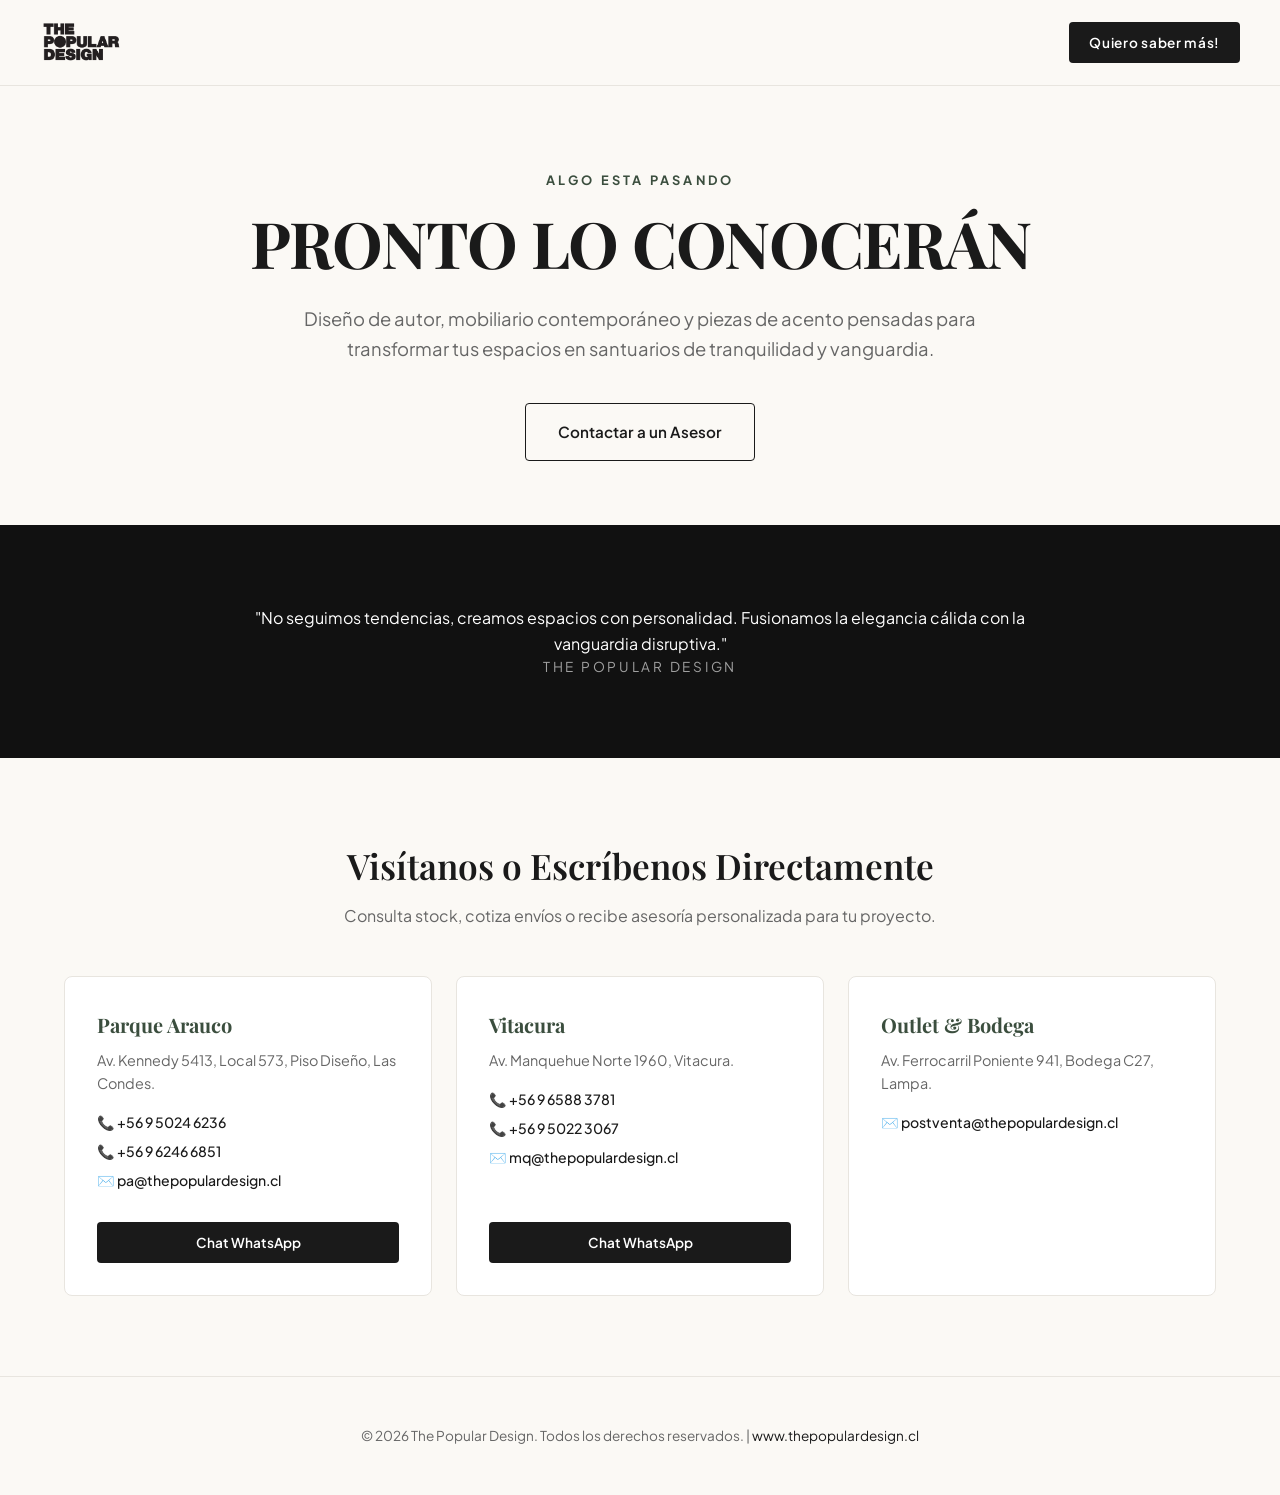
<file: index.html>
<!DOCTYPE html>
<html lang="es">
<head>
    <meta charset="UTF-8">
    <meta name="viewport" content="width=device-width, initial-scale=1.0">
    <title>The Popular Design</title>
    <link rel="preconnect" href="https://fonts.googleapis.com">
    <link rel="preconnect" href="https://fonts.gstatic.com" crossorigin>
    <link href="https://fonts.googleapis.com/css2?family=Playfair+Display:ital,wght@0,400;0,600;0,700;1,400&family=Plus+Jakarta+Sans:wght@300;400;500;600;700&display=swap" rel="stylesheet">
    <link rel="stylesheet" href="styles.css">
</head>
<body>

    <header class="navbar">
        <div class="nav-container">

<a href="https://www.thepopulardesign.cl" class="logo-link"><img src="logo.png" alt="The Popular Design" class="logo-img"></a>
            <a href="https://wa.me/56965957263?text=Hola,%20quisiera%20saber%20mas%20de%20lo%20que%20esta%20pasando" class="btn-nav">Quiero saber más!</a>
        </div>
    </header>

    <section class="hero">
        <span class="hero-tag">ALGO ESTA PASANDO</span>
        <h1>PRONTO LO CONOCERÁN</h1>
        <p>Diseño de autor, mobiliario contemporáneo y piezas de acento pensadas para transformar tus espacios en santuarios de tranquilidad y vanguardia.</p>
        <div class="hero-cta">
            <a href="https://wa.me/56965957263?text=Hola,%20quisiera%20saber%20mas%20de%20lo%20que%20esta%20pasando" class="btn-secondary">Contactar a un Asesor</a>
        </div>
    </section>

   <!-- <section class="products-section">
        <div class="section-header">
            <h2>Piezas Icono para tu Hogar</h2>
        </div>
        <div class="product-grid">
            
            <div class="product-card">
                <div class="product-card-body">
                    <span class="badge">Alta Rentabilidad</span>
                    <h3>Sofá Oliva Verde Musgo</h3>
                    <p>Líneas orgánicas esculturales, tapiz texturizado premium y estructura en pino macizo con base en madera noble de fresno.</p>
                    <button class="btn-card" onclick="cotizarWhatsApp('Sofá Oliva Verde Musgo')">Cotizar por WhatsApp →</button>
                </div>
            </div>

            <div class="product-card">
                <div class="product-card-body">
                    <span class="badge">Stock Disponible</span>
                    <h3>Sillón Giratorio Orbit 360°</h3>
                    <p>Confort de resiliencia superior con sistema de resortes sinusoidales y movimiento fluido en 360 grados.</p>
                    <button class="btn-card" onclick="cotizarWhatsApp('Sillón Giratorio Orbit 360')">Cotizar por WhatsApp →</button>
                </div>
            </div>

            <div class="product-card">
                <div class="product-card-body">
                    <span class="badge">Especial Comedor</span>
                    <h3>Packs de Sillas (Luna 360 / Hiro)</h3>
                    <p>El complemento perfecto para la mesa. Modelos con alto stock disponibles en packs de 4 y 6 unidades para despacho rápido.</p>
                    <button class="btn-card" onclick="cotizarWhatsApp('Packs de Sillas Hiro / Luna 360')">Ver Packs de Sillas →</button>
                </div>
            </div>

        </div>
    </section> -->

    <section class="manifesto-section">
        <div class="manifesto-container">
            <caption>
                "No seguimos tendencias, creamos espacios con personalidad. Fusionamos la elegancia cálida con la vanguardia disruptiva."
            </caption>
            <p class="author">THE POPULAR DESIGN</p>
        </div>
    </section>

    <section class="stores-section" id="contacto">
        <div class="section-header">
            <h2>Visítanos o Escríbenos Directamente</h2>
            <p class="subtitle">Consulta stock, cotiza envíos o recibe asesoría personalizada para tu proyecto.</p>
        </div>

        <div class="stores-grid">
            
            <div class="store-card">
                <h4>Parque Arauco</h4>
                <p>Av. Kennedy 5413, Local 573, Piso Diseño, Las Condes.</p>
                <ul class="store-contact">
                    <li>📞 <a href="tel:+56950246236">+56 9 5024 6236</a></li>
                    <li>📞 <a href="tel:+56962466851">+56 9 6246 6851</a></li>
                    <li>✉️ <a href="mailto:pa@thepopulardesign.cl">pa@thepopulardesign.cl</a></li>
                </ul>
                <a href="https://wa.me/56950246236?text=Hola,%20quisiera%20consultar%20por%20stock%20en%20Parque%20Arauco" class="btn-whatsapp" target="_blank">Chat WhatsApp</a>
            </div>

            <div class="store-card">
                <h4>Vitacura</h4>
                <p>Av. Manquehue Norte 1960, Vitacura.</p>
                <ul class="store-contact">
                    <li>📞 <a href="tel:+56965883781">+56 9 6588 3781</a></li>
                    <li>📞 <a href="tel:+56950223067">+56 9 5022 3067</a></li>
                    <li>✉️ <a href="mailto:mq@thepopulardesign.cl">mq@thepopulardesign.cl</a></li>
                </ul>
                <a href="https://wa.me/56965883781?text=Hola,%20quisiera%20consultar%20por%20stock%20en%20Manquehue" class="btn-whatsapp" target="_blank">Chat WhatsApp</a>
            </div>


            <div class="store-card">
                <h4>Outlet & Bodega</h4>
                <p>Av. Ferrocarril Poniente 941, Bodega C27, Lampa.</p>
                <ul class="store-contact">
                    <li>✉️ <a href="mailto:postventa@thepopulardesign.cl">postventa@thepopulardesign.cl</a></li>
                </ul>
            </div>

        </div>
    </section>

    <footer>
        <p>© 2026 The Popular Design. Todos los derechos reservados. | <a href="https://www.thepopulardesign.cl" target="_blank">www.thepopulardesign.cl</a></p>
    </footer>

    <script src="script.js"></script>
</body>
</html>
</file>
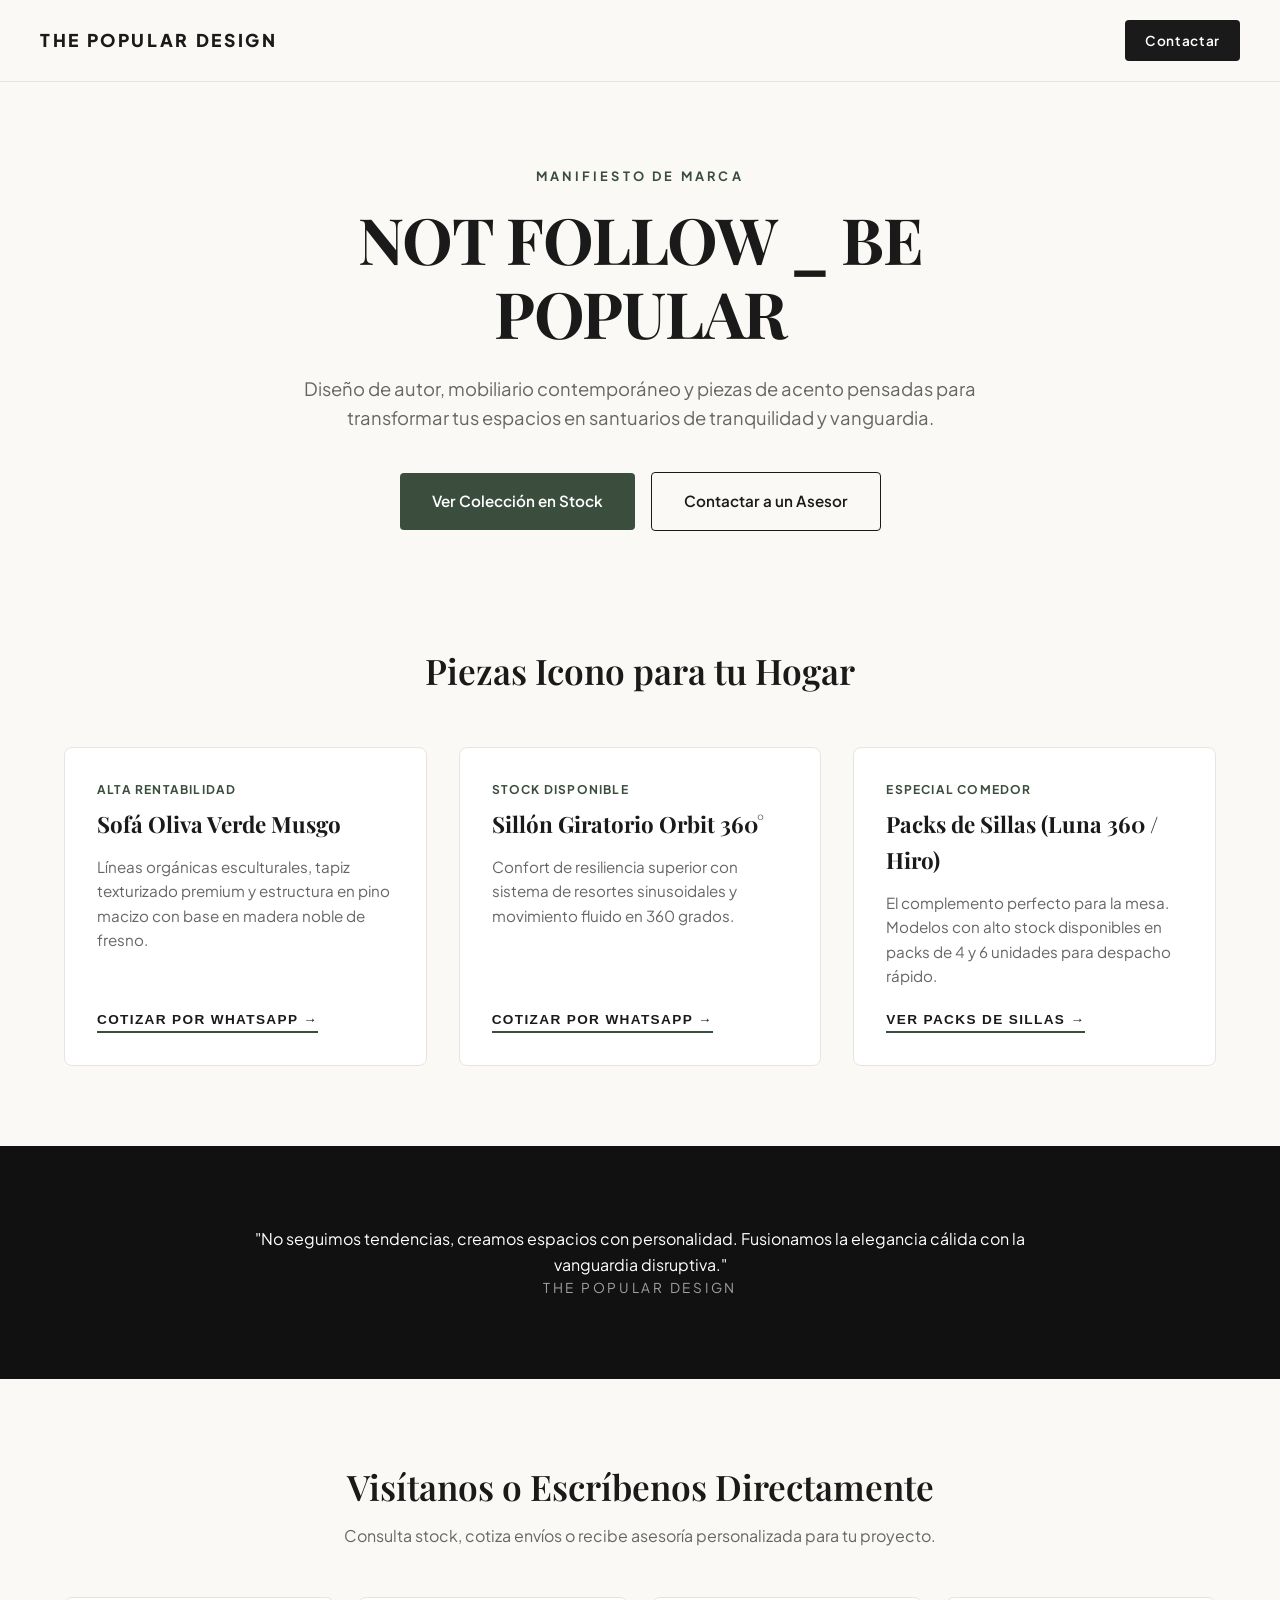
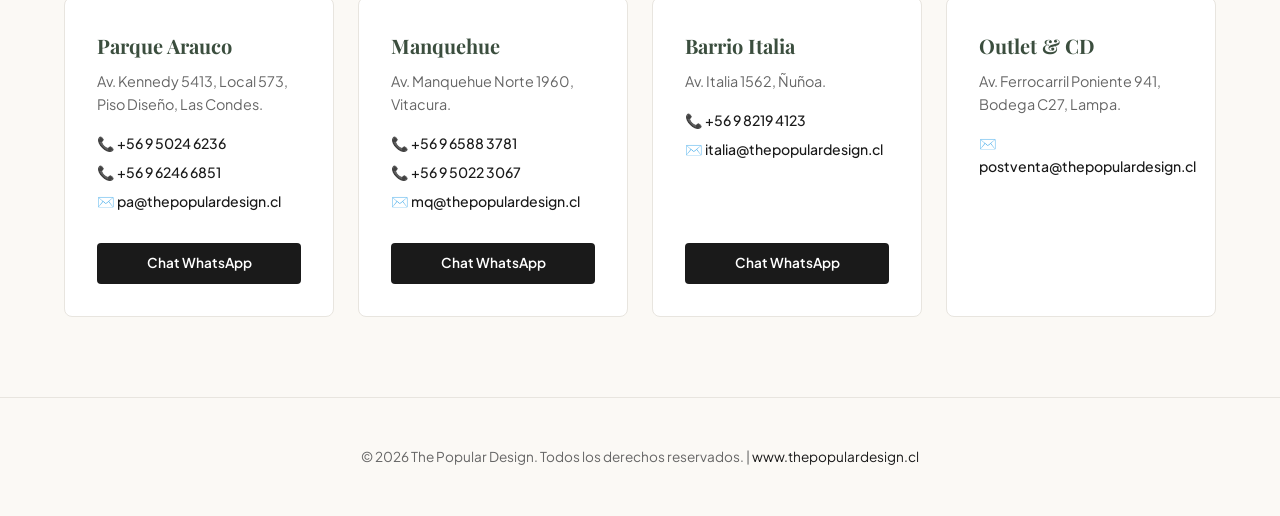
<file: index.html.html>
<!DOCTYPE html>
<html lang="es">
<head>
    <meta charset="UTF-8">
    <meta name="viewport" content="width=device-width, initial-scale=1.0">
    <title>The Popular Design | Not Follow _ Be Popular</title>
    <link rel="preconnect" href="https://fonts.googleapis.com">
    <link rel="preconnect" href="https://fonts.gstatic.com" crossorigin>
    <link href="https://fonts.googleapis.com/css2?family=Playfair+Display:ital,wght@0,400;0,600;0,700;1,400&family=Plus+Jakarta+Sans:wght@300;400;500;600;700&display=swap" rel="stylesheet">
    <link rel="stylesheet" href="styles.css">
</head>
<body>

    <header class="navbar">
        <div class="nav-container">
            <a href="https://www.thepopulardesign.cl" class="logo">The Popular Design</a>
            <a href="#contacto" class="btn-nav">Contactar</a>
        </div>
    </header>

    <section class="hero">
        <span class="hero-tag">Manifiesto de Marca</span>
        <h1>NOT FOLLOW _ BE POPULAR</h1>
        <p>Diseño de autor, mobiliario contemporáneo y piezas de acento pensadas para transformar tus espacios en santuarios de tranquilidad y vanguardia.</p>
        <div class="hero-cta">
            <a href="https://www.thepopulardesign.cl" class="btn-primary" target="_blank">Ver Colección en Stock</a>
            <a href="#contacto" class="btn-secondary">Contactar a un Asesor</a>
        </div>
    </section>

    <section class="products-section">
        <div class="section-header">
            <h2>Piezas Icono para tu Hogar</h2>
        </div>
        <div class="product-grid">
            
            <div class="product-card">
                <div class="product-card-body">
                    <span class="badge">Alta Rentabilidad</span>
                    <h3>Sofá Oliva Verde Musgo</h3>
                    <p>Líneas orgánicas esculturales, tapiz texturizado premium y estructura en pino macizo con base en madera noble de fresno.</p>
                    <button class="btn-card" onclick="cotizarWhatsApp('Sofá Oliva Verde Musgo')">Cotizar por WhatsApp →</button>
                </div>
            </div>

            <div class="product-card">
                <div class="product-card-body">
                    <span class="badge">Stock Disponible</span>
                    <h3>Sillón Giratorio Orbit 360°</h3>
                    <p>Confort de resiliencia superior con sistema de resortes sinusoidales y movimiento fluido en 360 grados.</p>
                    <button class="btn-card" onclick="cotizarWhatsApp('Sillón Giratorio Orbit 360')">Cotizar por WhatsApp →</button>
                </div>
            </div>

            <div class="product-card">
                <div class="product-card-body">
                    <span class="badge">Especial Comedor</span>
                    <h3>Packs de Sillas (Luna 360 / Hiro)</h3>
                    <p>El complemento perfecto para la mesa. Modelos con alto stock disponibles en packs de 4 y 6 unidades para despacho rápido.</p>
                    <button class="btn-card" onclick="cotizarWhatsApp('Packs de Sillas Hiro / Luna 360')">Ver Packs de Sillas →</button>
                </div>
            </div>

        </div>
    </section>

    <section class="manifesto-section">
        <div class="manifesto-container">
            <caption>
                "No seguimos tendencias, creamos espacios con personalidad. Fusionamos la elegancia cálida con la vanguardia disruptiva."
            </caption>
            <p class="author">THE POPULAR DESIGN</p>
        </div>
    </section>

    <section class="stores-section" id="contacto">
        <div class="section-header">
            <h2>Visítanos o Escríbenos Directamente</h2>
            <p class="subtitle">Consulta stock, cotiza envíos o recibe asesoría personalizada para tu proyecto.</p>
        </div>

        <div class="stores-grid">
            
            <div class="store-card">
                <h4>Parque Arauco</h4>
                <p>Av. Kennedy 5413, Local 573, Piso Diseño, Las Condes.</p>
                <ul class="store-contact">
                    <li>📞 <a href="tel:+56950246236">+56 9 5024 6236</a></li>
                    <li>📞 <a href="tel:+56962466851">+56 9 6246 6851</a></li>
                    <li>✉️ <a href="mailto:pa@thepopulardesign.cl">pa@thepopulardesign.cl</a></li>
                </ul>
                <a href="https://wa.me/56950246236?text=Hola,%20quisiera%20consultar%20por%20stock%20en%20Parque%20Arauco" class="btn-whatsapp" target="_blank">Chat WhatsApp</a>
            </div>

            <div class="store-card">
                <h4>Manquehue</h4>
                <p>Av. Manquehue Norte 1960, Vitacura.</p>
                <ul class="store-contact">
                    <li>📞 <a href="tel:+56965883781">+56 9 6588 3781</a></li>
                    <li>📞 <a href="tel:+56950223067">+56 9 5022 3067</a></li>
                    <li>✉️ <a href="mailto:mq@thepopulardesign.cl">mq@thepopulardesign.cl</a></li>
                </ul>
                <a href="https://wa.me/56965883781?text=Hola,%20quisiera%20consultar%20por%20stock%20en%20Manquehue" class="btn-whatsapp" target="_blank">Chat WhatsApp</a>
            </div>

            <div class="store-card">
                <h4>Barrio Italia</h4>
                <p>Av. Italia 1562, Ñuñoa.</p>
                <ul class="store-contact">
                    <li>📞 <a href="tel:+56982194123">+56 9 8219 4123</a></li>
                    <li>✉️ <a href="mailto:italia@thepopulardesign.cl">italia@thepopulardesign.cl</a></li>
                </ul>
                <a href="https://wa.me/56982194123?text=Hola,%20quisiera%20consultar%20por%20stock%20en%20Barrio%20Italia" class="btn-whatsapp" target="_blank">Chat WhatsApp</a>
            </div>

            <div class="store-card">
                <h4>Outlet & CD</h4>
                <p>Av. Ferrocarril Poniente 941, Bodega C27, Lampa.</p>
                <ul class="store-contact">
                    <li>✉️ <a href="mailto:postventa@thepopulardesign.cl">postventa@thepopulardesign.cl</a></li>
                </ul>
            </div>

        </div>
    </section>

    <footer>
        <p>© 2026 The Popular Design. Todos los derechos reservados. | <a href="https://www.thepopulardesign.cl" target="_blank">www.thepopulardesign.cl</a></p>
    </footer>

    <script src="script.js"></script>
</body>
</html>
</file>
<file: styles.css>
:root {
    --bg-color: #FBF9F5;
    --text-main: #1A1A1A;
    --text-muted: #666666;
    --accent-green: #3B4E3E;
    --accent-green-hover: #2C3B2F;
    --card-bg: #FFFFFF;
    --border-color: #E8E5DF;
    --font-heading: 'Playfair Display', Georgia, serif;
    --font-body: 'Plus Jakarta Sans', sans-serif;
}
/* Estilo para el logo en imagen */
.logo-link {
    display: flex;
    align-items: center;
}

.logo-img {
    height: 45px; /* Ajusta la altura de tu logo según prefieras */
    width: auto;  /* Mantiene la proporción original */
    object-fit: contain;
}

* {
    box-sizing: border-box;
    margin: 0;
    padding: 0;
}

body {
    background-color: var(--bg-color);
    color: var(--text-main);
    font-family: var(--font-body);
    line-height: 1.6;
    -webkit-font-smoothing: antialiased;
}

/* NAVBAR */
.navbar {
    position: sticky;
    top: 0;
    background-color: rgba(251, 249, 245, 0.95);
    backdrop-filter: blur(8px);
    border-bottom: 1px solid var(--border-color);
    z-index: 100;
    padding: 1.25rem 2rem;
}

.nav-container {
    max-width: 1200px;
    margin: 0 auto;
    display: flex;
    justify-content: space-between;
    align-items: center;
}

.logo {
    font-family: var(--font-body);
    font-weight: 800;
    font-size: 1.1rem;
    letter-spacing: 0.15em;
    text-transform: uppercase;
    color: var(--text-main);
    text-decoration: none;
}

.btn-nav {
    background-color: var(--text-main);
    color: #FFFFFF;
    padding: 0.6rem 1.25rem;
    border-radius: 4px;
    text-decoration: none;
    font-size: 0.85rem;
    font-weight: 600;
    letter-spacing: 0.05em;
    transition: background 0.3s ease;
}

.btn-nav:hover {
    background-color: var(--accent-green);
}

/* HERO SECTION */
.hero {
    padding: 5rem 1.5rem 4rem;
    text-align: center;
    max-width: 900px;
    margin: 0 auto;
}

.hero-tag {
    font-size: 0.8rem;
    text-transform: uppercase;
    letter-spacing: 0.25em;
    color: var(--accent-green);
    font-weight: 700;
    margin-bottom: 1rem;
    display: inline-block;
}

.hero h1 {
    font-family: var(--font-heading);
    font-size: clamp(2.5rem, 5vw, 4rem);
    line-height: 1.15;
    font-weight: 700;
    margin-bottom: 1.5rem;
    letter-spacing: -0.02em;
}

.hero p {
    font-size: 1.15rem;
    color: var(--text-muted);
    max-width: 680px;
    margin: 0 auto 2.5rem;
    font-weight: 400;
}

.hero-cta {
    display: flex;
    gap: 1rem;
    justify-content: center;
    align-items: center;
    flex-wrap: wrap;
}

.btn-primary {
    background-color: var(--accent-green);
    color: #FFFFFF;
    padding: 1rem 2rem;
    border-radius: 4px;
    text-decoration: none;
    font-weight: 600;
    font-size: 0.95rem;
    transition: background 0.3s ease;
}

.btn-primary:hover {
    background-color: var(--accent-green-hover);
}

.btn-secondary {
    border: 1px solid var(--text-main);
    color: var(--text-main);
    padding: 1rem 2rem;
    border-radius: 4px;
    text-decoration: none;
    font-weight: 600;
    font-size: 0.95rem;
    transition: all 0.3s ease;
}

.btn-secondary:hover {
    background-color: var(--text-main);
    color: #FFFFFF;
}

/* FEATURED PRODUCTS SECTION */
.products-section {
    max-width: 1200px;
    margin: 3rem auto 5rem;
    padding: 0 1.5rem;
}

.section-header {
    margin-bottom: 3rem;
    text-align: center;
}

.section-header h2 {
    font-family: var(--font-heading);
    font-size: 2.2rem;
    font-weight: 600;
}

.product-grid {
    display: grid;
    grid-template-columns: repeat(auto-fit, minmax(320px, 1fr));
    gap: 2rem;
}

.product-card {
    background-color: var(--card-bg);
    border: 1px solid var(--border-color);
    border-radius: 8px;
    overflow: hidden;
    display: flex;
    flex-direction: column;
    transition: transform 0.3s ease, box-shadow 0.3s ease;
}

.product-card:hover {
    transform: translateY(-4px);
    box-shadow: 0 12px 24px rgba(0,0,0,0.06);
}

.product-card-body {
    padding: 2rem;
    display: flex;
    flex-direction: column;
    flex-grow: 1;
}

.badge {
    font-size: 0.75rem;
    font-weight: 700;
    text-transform: uppercase;
    letter-spacing: 0.1em;
    color: var(--accent-green);
    margin-bottom: 0.5rem;
}

.product-card h3 {
    font-family: var(--font-heading);
    font-size: 1.4rem;
    margin-bottom: 0.75rem;
}

.product-card p {
    color: var(--text-muted);
    font-size: 0.95rem;
    margin-bottom: 1.5rem;
    flex-grow: 1;
}

.btn-card {
    background: none;
    border: none;
    cursor: pointer;
    align-self: flex-start;
    color: var(--text-main);
    font-weight: 700;
    font-size: 0.85rem;
    text-transform: uppercase;
    letter-spacing: 0.1em;
    border-bottom: 2px solid var(--accent-green);
    padding-bottom: 0.25rem;
    transition: color 0.3s ease;
}

.btn-card:hover {
    color: var(--accent-green);
}

/* MANIFESTO SECTION */
.manifesto-section {
    background-color: #111111;
    color: #FFFFFF;
    padding: 5rem 1.5rem;
    text-align: center;
}

.manifesto-container {
    max-width: 800px;
    margin: 0 auto;
}

.manifesto-section caption {
    display: block;
    font-family: var(--font-heading);
    font-size: clamp(1.4rem, 3vw, 2rem);
    font-style: italic;
    line-height: 1.4;
    margin-bottom: 1.5rem;
}

.manifesto-section .author {
    color: #A0A0A0;
    font-size: 0.85rem;
    letter-spacing: 0.2em;
    text-transform: uppercase;
}

/* CONTACT & STORES SECTION */
.stores-section {
    max-width: 1200px;
    margin: 5rem auto;
    padding: 0 1.5rem;
}

.subtitle {
    color: var(--text-muted);
    margin-top: 0.5rem;
}

.stores-grid {
    display: grid;
    grid-template-columns: repeat(auto-fit, minmax(260px, 1fr));
    gap: 1.5rem;
}

.store-card {
    background-color: var(--card-bg);
    border: 1px solid var(--border-color);
    padding: 2rem;
    border-radius: 8px;
    display: flex;
    flex-direction: column;
}

.store-card h4 {
    font-family: var(--font-heading);
    font-size: 1.25rem;
    margin-bottom: 0.5rem;
    color: var(--accent-green);
}

.store-card p {
    font-size: 0.9rem;
    color: var(--text-muted);
    margin-bottom: 1rem;
}

.store-contact {
    list-style: none;
    margin-bottom: 1.5rem;
}

.store-contact li {
    font-size: 0.88rem;
    margin-bottom: 0.4rem;
}

.store-contact a {
    color: var(--text-main);
    text-decoration: none;
    font-weight: 500;
}

.store-contact a:hover {
    text-decoration: underline;
}

.btn-whatsapp {
    margin-top: auto;
    display: inline-block;
    text-align: center;
    background-color: var(--text-main);
    color: #FFFFFF;
    text-decoration: none;
    padding: 0.6rem 1rem;
    border-radius: 4px;
    font-size: 0.85rem;
    font-weight: 600;
    transition: background 0.3s ease;
}

.btn-whatsapp:hover {
    background-color: var(--accent-green);
}

/* FOOTER */
footer {
    border-top: 1px solid var(--border-color);
    padding: 3rem 1.5rem;
    text-align: center;
    font-size: 0.85rem;
    color: var(--text-muted);
}

footer a {
    color: var(--text-main);
    text-decoration: none;
}
</file>
